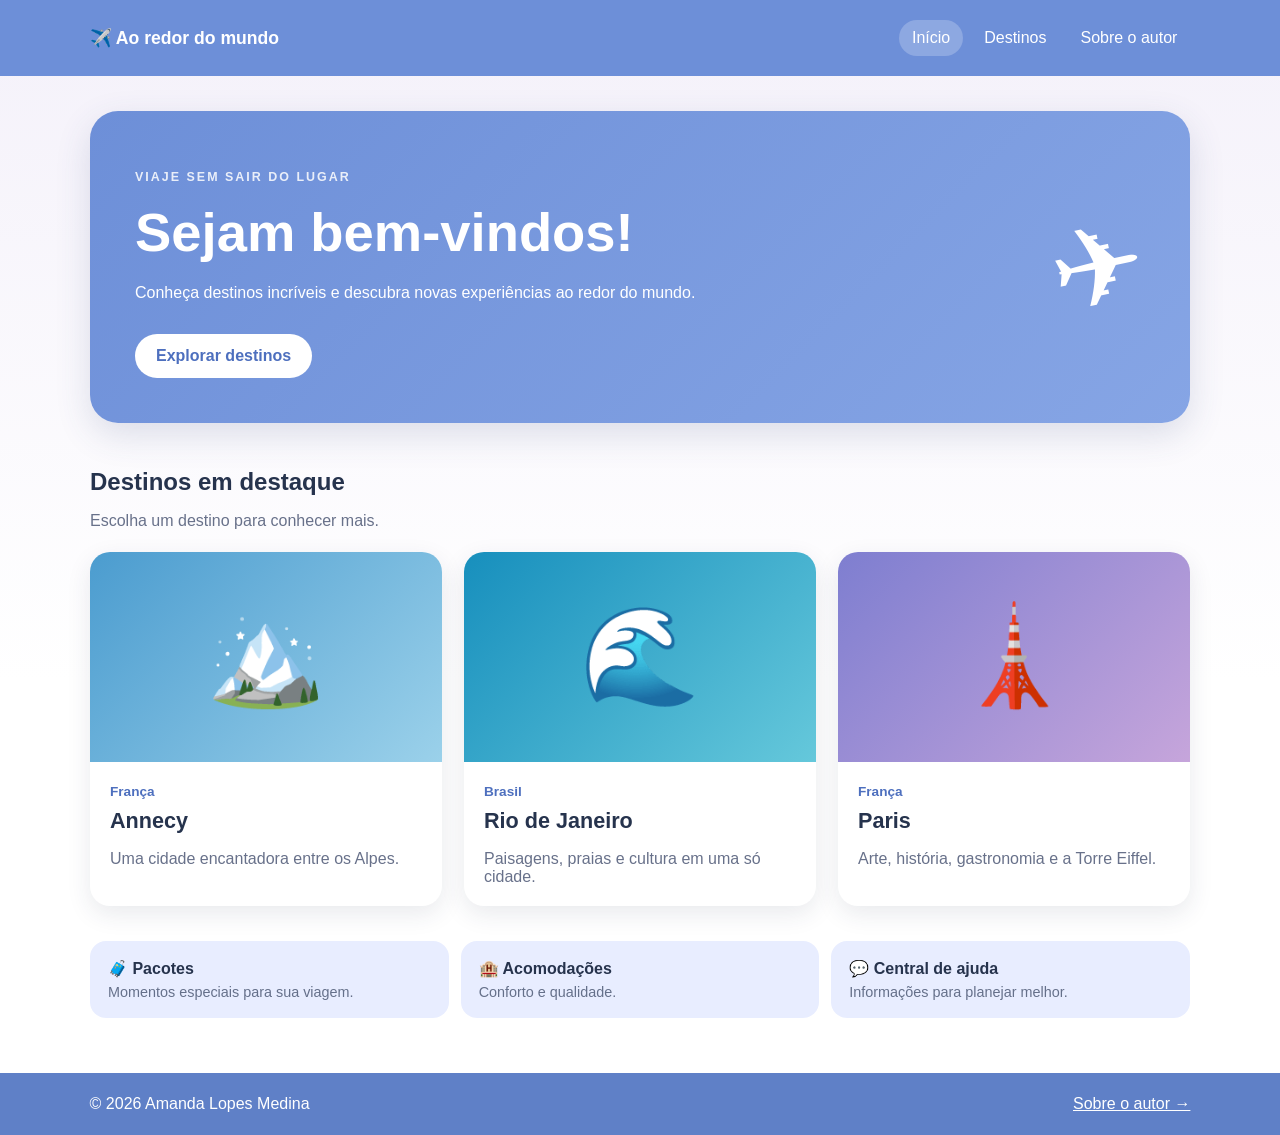
<file: index.html>
<!DOCTYPE html>
<html lang="pt-BR">
<head>
  <meta charset="UTF-8">
  <meta name="viewport" content="width=device-width, initial-scale=1.0">
  <title>Ao redor do mundo | Início</title>
  <link rel="stylesheet" href="style.css">
</head>
<body>
  <header class="header">
    <a class="logo" href="index.html">✈️ Ao redor do mundo</a>
    <nav>
      <a class="active" href="index.html">Início</a>
      <a href="detalhes.html#annecy">Destinos</a>
      <a href="autor.html">Sobre o autor</a>
    </nav>
  </header>

  <main>
    <section class="hero">
      <div>
        <p class="eyebrow">VIAJE SEM SAIR DO LUGAR</p>
        <h1>Sejam bem-vindos!</h1>
        <p>Conheça destinos incríveis e descubra novas experiências ao redor do mundo.</p>
        <a class="button" href="detalhes.html#annecy">Explorar destinos</a>
      </div>
      <div class="hero-icon">✈</div>
    </section>

    <section class="section">
      <div class="section-title">
        <h2>Destinos em destaque</h2>
        <p>Escolha um destino para conhecer mais.</p>
      </div>

      <div class="cards">
        <a class="card" href="detalhes.html#annecy">
          <div class="card-image annecy">🏔️</div>
          <div class="card-body">
            <span>França</span>
            <h3>Annecy</h3>
            <p>Uma cidade encantadora entre os Alpes.</p>
          </div>
        </a>

        <a class="card" href="detalhes.html#rio">
          <div class="card-image rio">🌊</div>
          <div class="card-body">
            <span>Brasil</span>
            <h3>Rio de Janeiro</h3>
            <p>Paisagens, praias e cultura em uma só cidade.</p>
          </div>
        </a>

        <a class="card" href="detalhes.html#paris">
          <div class="card-image paris">🗼</div>
          <div class="card-body">
            <span>França</span>
            <h3>Paris</h3>
            <p>Arte, história, gastronomia e a Torre Eiffel.</p>
          </div>
        </a>
      </div>
    </section>

    <section class="features">
      <div><strong>🧳 Pacotes</strong><span>Momentos especiais para sua viagem.</span></div>
      <div><strong>🏨 Acomodações</strong><span>Conforto e qualidade.</span></div>
      <div><strong>💬 Central de ajuda</strong><span>Informações para planejar melhor.</span></div>
    </section>
  </main>

  <footer>
    <p>© 2026 Amanda Lopes Medina</p>
    <a href="autor.html">Sobre o autor →</a>
  </footer>
</body>
</html>
</file>
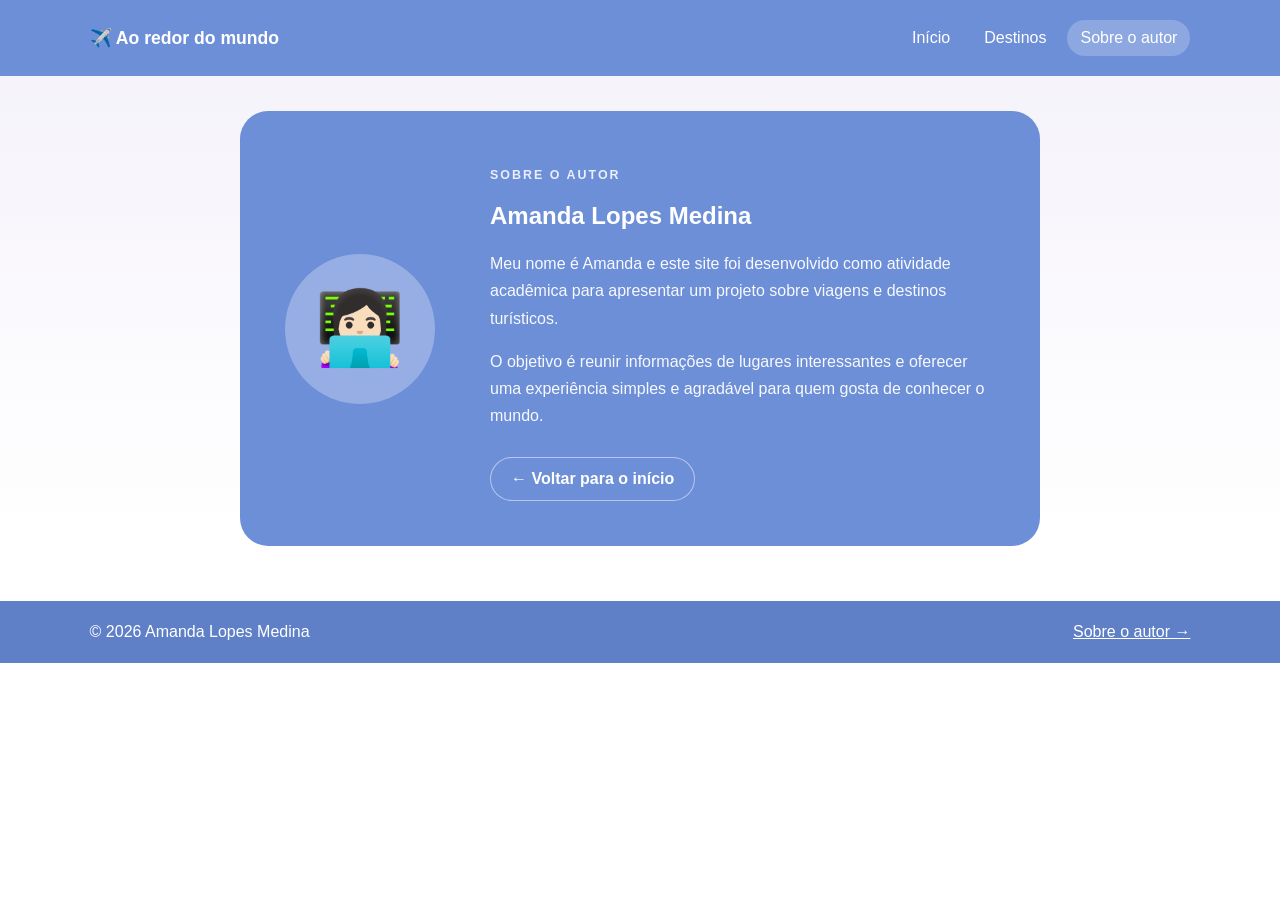
<file: autor.html>
<!DOCTYPE html>
<html lang="pt-BR">
<head>
  <meta charset="UTF-8">
  <meta name="viewport" content="width=device-width, initial-scale=1.0">
  <title>Ao redor do mundo | Sobre o autor</title>
  <link rel="stylesheet" href="style.css">
</head>
<body>
  <header class="header">
    <a class="logo" href="index.html">✈️ Ao redor do mundo</a>
    <nav>
      <a href="index.html">Início</a>
      <a href="detalhes.html#annecy">Destinos</a>
      <a class="active" href="autor.html">Sobre o autor</a>
    </nav>
  </header>

  <main class="author-page">
    <section class="author-card">
      <div class="author-avatar">👩🏻‍💻</div>
      <div>
        <p class="eyebrow">SOBRE O AUTOR</p>
        <h1>Amanda Lopes Medina</h1>
        <p>Meu nome é Amanda e este site foi desenvolvido como atividade acadêmica para apresentar um projeto sobre viagens e destinos turísticos.</p>
        <p>O objetivo é reunir informações de lugares interessantes e oferecer uma experiência simples e agradável para quem gosta de conhecer o mundo.</p>
        <a class="button" href="index.html">← Voltar para o início</a>
      </div>
    </section>
  </main>

  <footer>
    <p>© 2026 Amanda Lopes Medina</p>
    <a href="autor.html">Sobre o autor →</a>
  </footer>
</body>
</html>
</file>
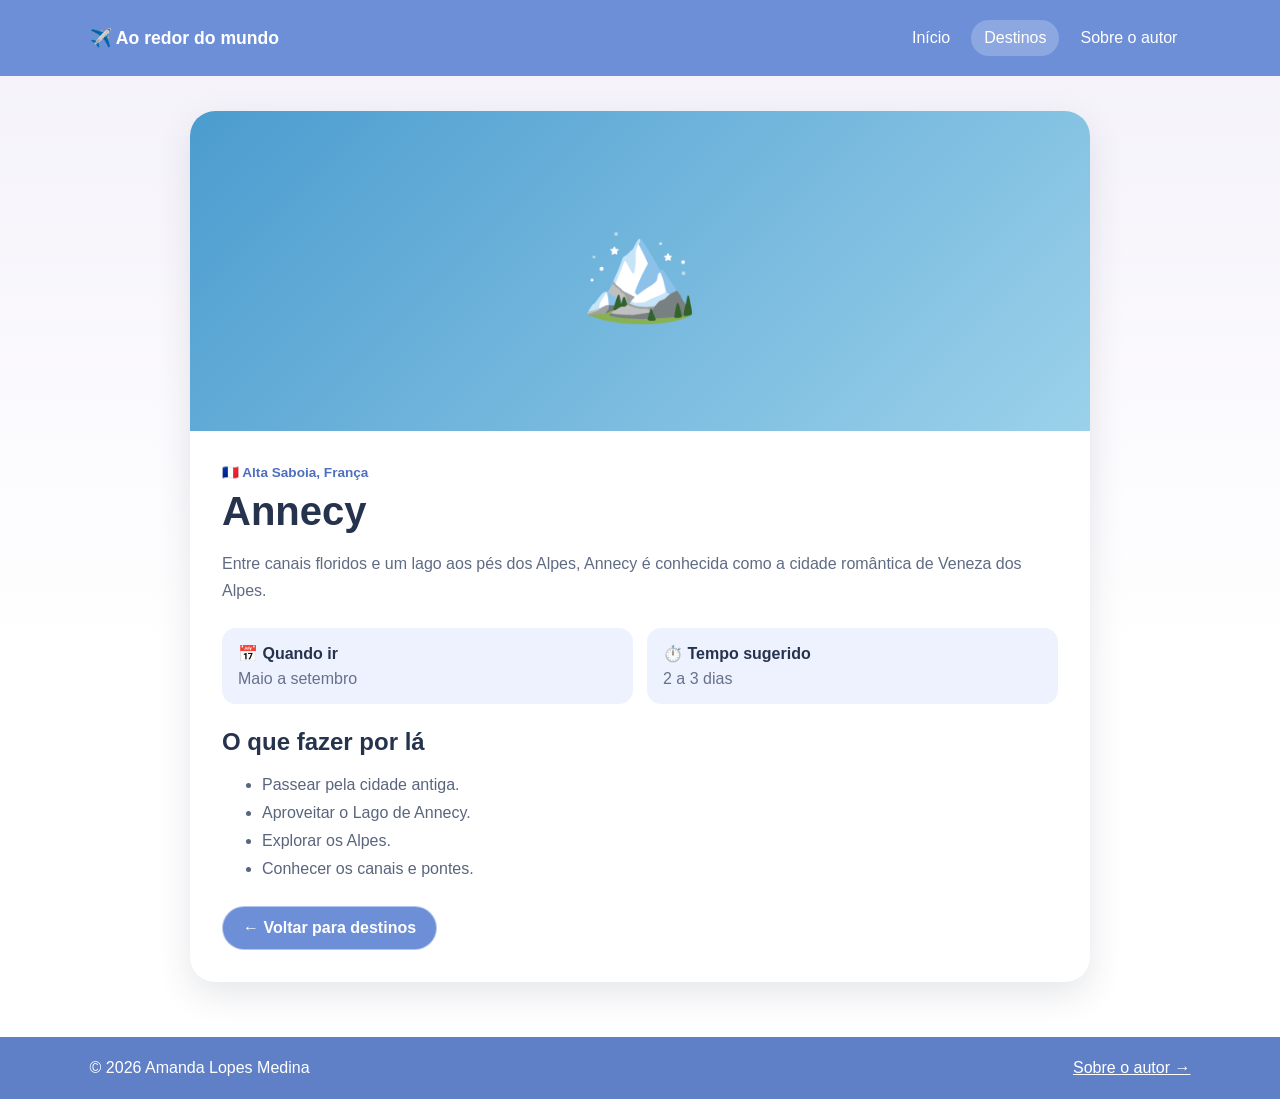
<file: detalhes.html>
<!DOCTYPE html>
<html lang="pt-BR">
<head>
  <meta charset="UTF-8">
  <meta name="viewport" content="width=device-width, initial-scale=1.0">
  <title>Ao redor do mundo | Detalhes</title>
  <link rel="stylesheet" href="style.css">
</head>
<body>
  <header class="header">
    <a class="logo" href="index.html">✈️ Ao redor do mundo</a>
    <nav>
      <a href="index.html">Início</a>
      <a class="active" href="detalhes.html#annecy">Destinos</a>
      <a href="autor.html">Sobre o autor</a>
    </nav>
  </header>

  <main class="details-page">
    <section class="details-card">
      <div id="destinationImage" class="details-image annecy">🏔️</div>
      <div class="details-content">
        <span id="country" class="tag">🇫🇷 Alta Saboia, França</span>
        <h1 id="title">Annecy</h1>
        <p id="description">Entre canais floridos e um lago aos pés dos Alpes, Annecy é conhecida como a cidade romântica de Veneza dos Alpes.</p>

        <div class="info-grid">
          <div><strong>📅 Quando ir</strong><span id="when">Maio a setembro</span></div>
          <div><strong>⏱️ Tempo sugerido</strong><span id="time">2 a 3 dias</span></div>
        </div>

        <h2>O que fazer por lá</h2>
        <ul id="activities">
          <li>Passear pela cidade antiga.</li>
          <li>Aproveitar o Lago de Annecy.</li>
          <li>Explorar os Alpes.</li>
          <li>Conhecer os canais e pontes.</li>
        </ul>

        <a class="button" href="index.html">← Voltar para destinos</a>
      </div>
    </section>
  </main>

  <footer>
    <p>© 2026 Amanda Lopes Medina</p>
    <a href="autor.html">Sobre o autor →</a>
  </footer>

  <script>
    const destinos = {
      annecy: {
        country: "🇫🇷 Alta Saboia, França",
        title: "Annecy",
        description: "Entre canais floridos e um lago aos pés dos Alpes, Annecy é conhecida como a cidade romântica de Veneza dos Alpes.",
        when: "Maio a setembro",
        time: "2 a 3 dias",
        icon: "🏔️",
        cls: "annecy",
        activities: ["Passear pela cidade antiga.", "Aproveitar o Lago de Annecy.", "Explorar os Alpes.", "Conhecer os canais e pontes."]
      },
      rio: {
        country: "🇧🇷 Rio de Janeiro, Brasil",
        title: "Rio de Janeiro",
        description: "Uma das cidades mais famosas do Brasil, com praias, montanhas, natureza e uma cultura vibrante.",
        when: "Dezembro a março",
        time: "3 a 5 dias",
        icon: "🌊",
        cls: "rio",
        activities: ["Visitar o Cristo Redentor.", "Conhecer Copacabana e Ipanema.", "Passear pelo Pão de Açúcar.", "Aproveitar a gastronomia local."]
      },
      paris: {
        country: "🇫🇷 Île-de-France, França",
        title: "Paris",
        description: "A capital francesa reúne história, arte, arquitetura e gastronomia em alguns dos lugares mais conhecidos do mundo.",
        when: "Abril a junho",
        time: "3 a 5 dias",
        icon: "🗼",
        cls: "paris",
        activities: ["Visitar a Torre Eiffel.", "Conhecer o Museu do Louvre.", "Passear às margens do Sena.", "Explorar Montmartre."]
      }
    };

    function carregarDestino() {
      const chave = location.hash.replace("#", "") || "annecy";
      const d = destinos[chave] || destinos.annecy;
      document.getElementById("country").textContent = d.country;
      document.getElementById("title").textContent = d.title;
      document.getElementById("description").textContent = d.description;
      document.getElementById("when").textContent = d.when;
      document.getElementById("time").textContent = d.time;
      const img = document.getElementById("destinationImage");
      img.className = "details-image " + d.cls;
      img.textContent = d.icon;
      document.getElementById("activities").innerHTML = d.activities.map(x => `<li>${x}</li>`).join("");
      document.title = `Ao redor do mundo | ${d.title}`;
    }
    window.addEventListener("hashchange", carregarDestino);
    carregarDestino();
  </script>
</body>
</html>
</file>
<file: style.css>
* { box-sizing: border-box; }

:root {
  --blue: #6d8fd8;
  --blue-dark: #4d6fbe;
  --light: #f6f2fb;
  --text: #26334d;
  --white: #ffffff;
  --border: #d7d9e6;
}

body {
  margin: 0;
  font-family: Arial, Helvetica, sans-serif;
  color: var(--text);
  background: linear-gradient(180deg, #f4f1fa 0%, #ffffff 60%);
  min-height: 100vh;
}

.header {
  min-height: 76px;
  background: var(--blue);
  color: white;
  display: flex;
  align-items: center;
  justify-content: space-between;
  padding: 16px 7%;
  gap: 20px;
}

.logo {
  color: white;
  text-decoration: none;
  font-weight: 700;
  font-size: 1.1rem;
}

nav {
  display: flex;
  gap: 8px;
  flex-wrap: wrap;
}

nav a {
  color: white;
  text-decoration: none;
  padding: 9px 13px;
  border-radius: 20px;
}

nav a:hover, nav a.active {
  background: rgba(255,255,255,.22);
}

main {
  width: min(1100px, 90%);
  margin: 35px auto 55px;
}

.hero {
  background: linear-gradient(135deg, #6d8fd8, #86a5e5);
  color: white;
  border-radius: 28px;
  padding: 45px;
  display: flex;
  align-items: center;
  justify-content: space-between;
  gap: 30px;
  box-shadow: 0 12px 35px rgba(54, 74, 125, .16);
}

.hero h1 {
  font-size: clamp(2rem, 5vw, 3.4rem);
  margin: 8px 0;
}

.hero p {
  max-width: 600px;
  line-height: 1.6;
}

.hero-icon {
  font-size: 7rem;
  transform: rotate(-12deg);
}

.eyebrow {
  font-size: .78rem;
  letter-spacing: 2px;
  font-weight: 700;
  opacity: .85;
}

.button {
  display: inline-block;
  background: white;
  color: var(--blue-dark);
  text-decoration: none;
  font-weight: 700;
  padding: 12px 20px;
  border-radius: 25px;
  margin-top: 12px;
  border: 1px solid rgba(255,255,255,.5);
}

.section {
  margin-top: 45px;
}

.section-title h2 {
  margin-bottom: 6px;
}

.section-title p {
  color: #68718a;
}

.cards {
  display: grid;
  grid-template-columns: repeat(3, 1fr);
  gap: 22px;
  margin-top: 22px;
}

.card {
  background: white;
  border-radius: 20px;
  overflow: hidden;
  text-decoration: none;
  color: inherit;
  box-shadow: 0 8px 25px rgba(38, 51, 77, .1);
  transition: transform .2s;
}

.card:hover { transform: translateY(-5px); }

.card-image, .details-image {
  min-height: 210px;
  display: grid;
  place-items: center;
  font-size: 6rem;
  color: white;
}

.annecy { background: linear-gradient(135deg, #4b9ccf, #9bd1ea); }
.rio { background: linear-gradient(135deg, #178fbd, #65c8db); }
.paris { background: linear-gradient(135deg, #7e7ed0, #c6a5db); }

.card-body {
  padding: 20px;
}

.card-body span, .tag {
  color: var(--blue-dark);
  font-size: .85rem;
  font-weight: 700;
}

.card-body h3 {
  margin: 8px 0;
  font-size: 1.35rem;
}

.card-body p {
  color: #68718a;
  margin-bottom: 0;
}

.features {
  display: grid;
  grid-template-columns: repeat(3, 1fr);
  gap: 12px;
  margin-top: 35px;
}

.features div {
  background: #e8edff;
  padding: 18px;
  border-radius: 16px;
}

.features strong, .features span {
  display: block;
}

.features span {
  margin-top: 6px;
  color: #65708a;
  font-size: .9rem;
}

.details-page {
  max-width: 900px;
}

.details-card {
  background: white;
  border-radius: 25px;
  overflow: hidden;
  box-shadow: 0 12px 35px rgba(38, 51, 77, .12);
}

.details-image {
  min-height: 320px;
}

.details-content {
  padding: 32px;
}

.details-content h1 {
  font-size: 2.5rem;
  margin: 8px 0;
}

.details-content p {
  line-height: 1.7;
  color: #606b83;
}

.info-grid {
  display: grid;
  grid-template-columns: 1fr 1fr;
  gap: 14px;
  margin: 24px 0;
}

.info-grid div {
  background: #eef2ff;
  padding: 16px;
  border-radius: 14px;
}

.info-grid strong, .info-grid span {
  display: block;
}

.info-grid span {
  margin-top: 7px;
  color: #68718a;
}

li {
  margin: 10px 0;
  color: #59657d;
}

.details-content .button, .author-card .button {
  background: var(--blue);
  color: white;
}

.author-page {
  max-width: 800px;
}

.author-card {
  background: var(--blue);
  color: white;
  border-radius: 28px;
  padding: 45px;
  display: grid;
  grid-template-columns: 170px 1fr;
  gap: 35px;
  align-items: center;
}

.author-avatar {
  width: 150px;
  height: 150px;
  border-radius: 50%;
  background: rgba(255,255,255,.28);
  display: grid;
  place-items: center;
  font-size: 4.5rem;
}

.author-card p:not(.eyebrow) {
  line-height: 1.7;
  opacity: .95;
}

footer {
  background: #5f80c7;
  color: white;
  padding: 22px 7%;
  display: flex;
  justify-content: space-between;
  gap: 15px;
  flex-wrap: wrap;
}

footer p { margin: 0; }
footer a { color: white; }

@media (max-width: 750px) {
  .header { flex-direction: column; align-items: flex-start; }
  .cards, .features { grid-template-columns: 1fr; }
  .hero { padding: 30px; }
  .hero-icon { display: none; }
  .author-card { grid-template-columns: 1fr; text-align: center; }
  .author-avatar { margin: auto; }
  .info-grid { grid-template-columns: 1fr; }
}
</file>
